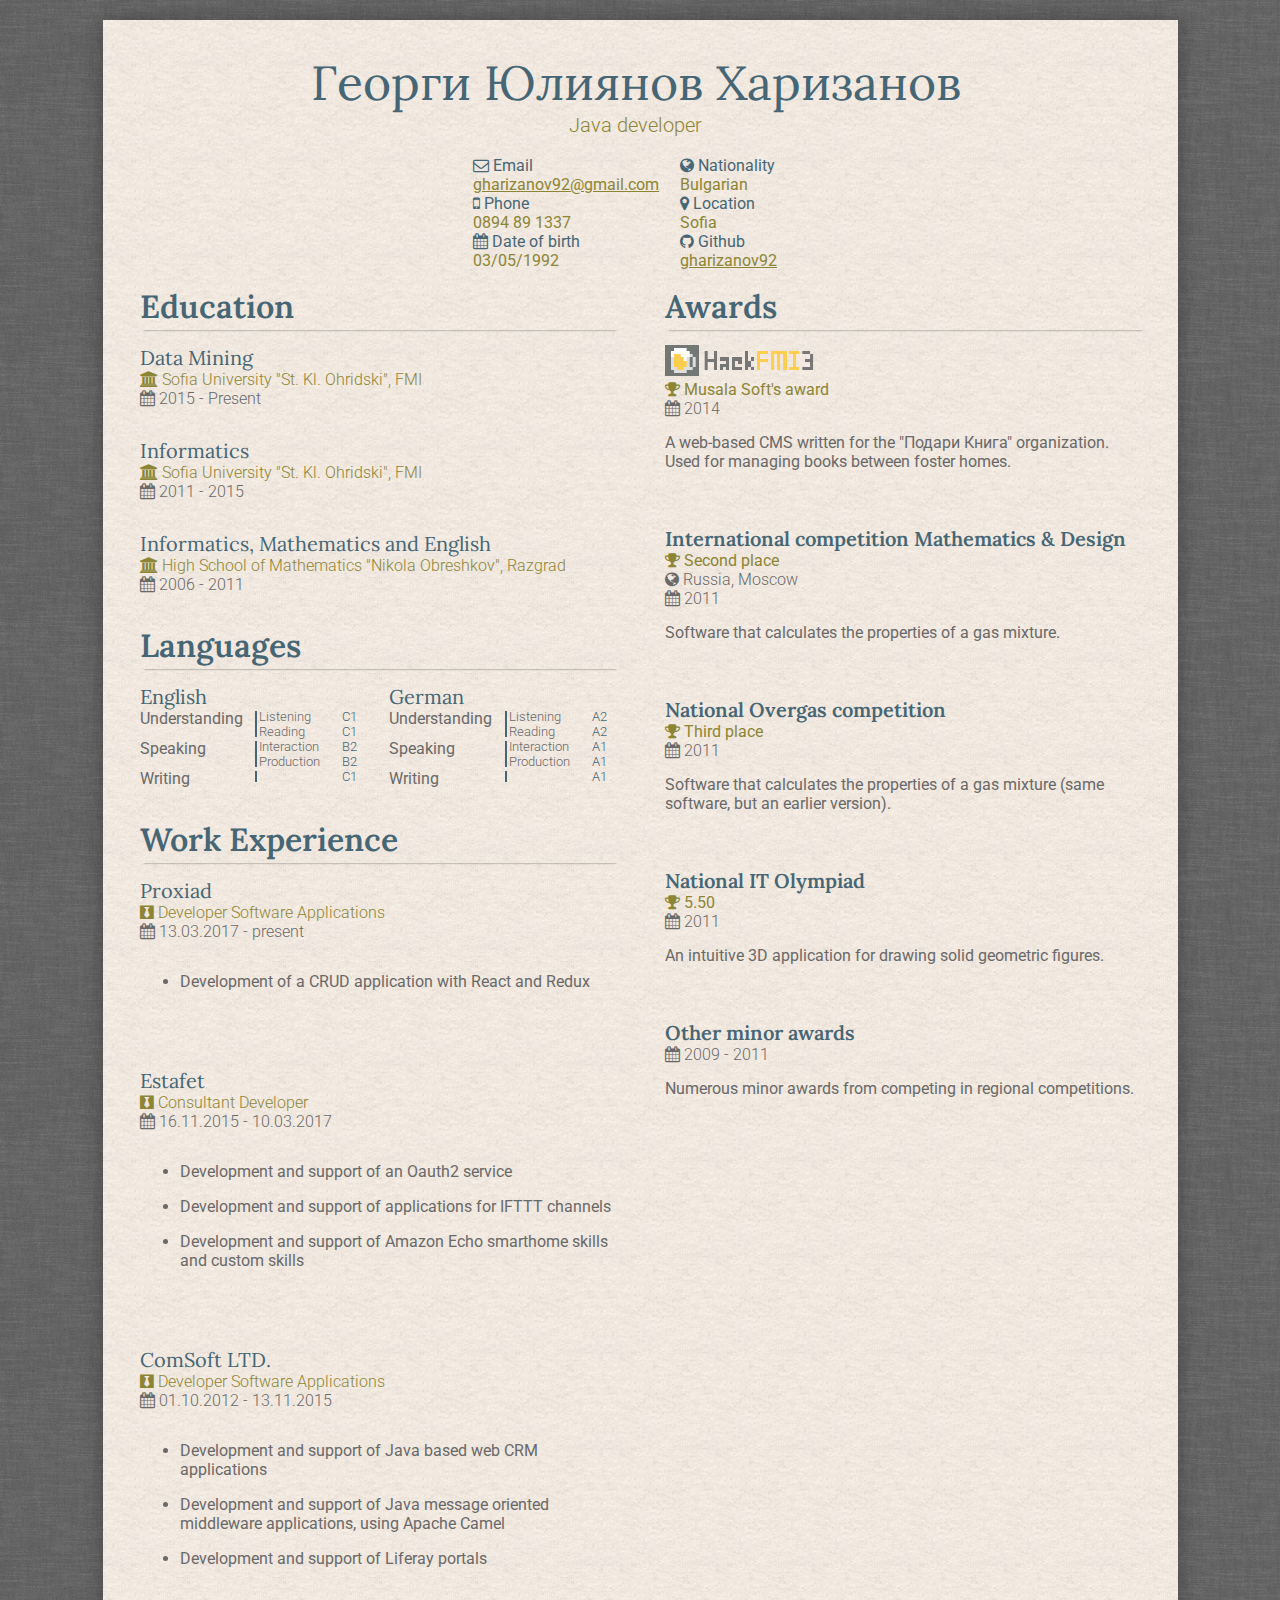
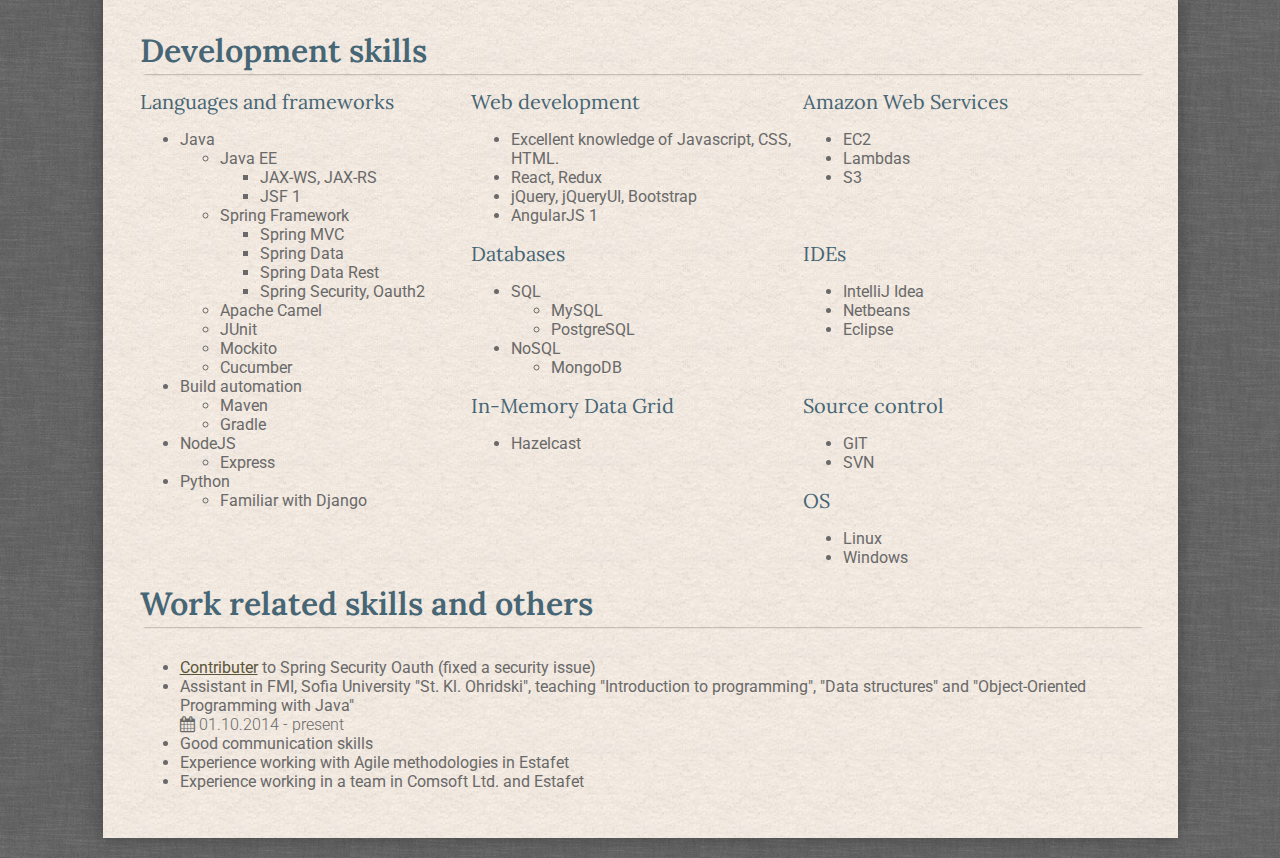
<file: old/index.html>
<!DOCTYPE html>
<!--
========================================================
 Pattern are downloaded from www.subtlepatterns.com
 ========================================================
-->
<head>
    <meta charset="utf-8"/>
    <meta http-equiv="X-UA-Compatible" content="IE=edge">
    <!--[if lt IE 9]>
    <script src="http://cdnjs.cloudflare.com/ajax/libs/html5shiv/3.7.2/html5shiv.min.js"></script>
    <![endif]-->
    <link rel="stylesheet" href="stylesheets/main.css"/>
    <link rel="stylesheet" href="stylesheets/font-awesome.min.css"/>
    <title>CV</title>
    <link href='https://fonts.googleapis.com/css?family=Lora:400,700' rel='stylesheet' type='text/css'>
    <link href='https://fonts.googleapis.com/css?family=Roboto:300,400,700' rel='stylesheet' type='text/css'>
</head>
<body>
<div id="wrapper">
    <div id="page-wrapper">
        <div id="page">
            <div id="page-header">
                <div id="name">
                    <h1 style="margin: 0px auto;width: 65%;">
                        Георги Юлиянов Харизанов
                    </h1>
                    <h3 class="complimentary" style="font-family: Roboto; font-weight: 300; margin: 0 auto; width: 14%;">
                        Java developer
                    </h3>
                    <!--                    <p class="personal_info_label"><i class="fa fa-github"></i> <a href="https://github.com/gharizanov92" class="primary">gharizanov92</a></p>
                                        <p class="personal_info_label" style="margin-left: 2px"><i class="fa fa-map-marker"></i> Sofia</p>-->
                </div>
                <br clear="both">
                <div id="personal_info">
                    <div class="column_left_60">
                        <p class="personal_info_label"><i class="fa fa-envelope-o"></i> Email</p>
                        <a href="mailto:gharizanov92@gmail.com" class="personal_info_text">gharizanov92@gmail.com</a>

                        <p class="personal_info_label"><i class="fa fa-mobile"></i> Phone</p>
                        <span class="personal_info_text">0894 89 1337</span>

                        <p class="personal_info_label"><i class="fa fa-calendar"></i> Date of birth</p>
                        <span class="personal_info_text">03/05/1992</span>

                    </div>
                    <div class="column_right_38">

                        <p class="personal_info_label"><i class="fa fa-globe"></i> Nationality</p>
                        <span class="personal_info_text">Bulgarian</span>

                        <p class="personal_info_label"><i class="fa fa-map-marker"></i> Location</p>
                        <span class="personal_info_text">Sofia</span>

                        <p class="personal_info_label"><i class="fa fa-github"></i> Github</p>
                        <a href="https://github.com/gharizanov92" class="personal_info_text">gharizanov92</a>
                    </div>

                </div>
            </div>

            <div class="resume_container">

                <div class="resume_column_left">
                    <div class="resume_section">
                        <h2 class="resume_section_header"> Education</h2>

                        <div class="resume_section_body">
                            <h3><b>Data Mining</b></h3>
                            <h4 class="complimentary">
                                <i class="fa fa-university"></i>
                                Sofia University "St. Kl. Ohridski", FMI
                            </h4>
                            <h4>
                                <i class="fa fa-calendar"></i>
                                2015 - Present
                            </h4>
                        </div>

                        <div class="resume_section_body">
                            <h3><b>Informatics</b></h3>
                            <h4 class="complimentary">
                                <i class="fa fa-university"></i>
                                Sofia University "St. Kl. Ohridski", FMI
                            </h4>
                            <h4>
                                <i class="fa fa-calendar"></i>
                                2011 - 2015
                            </h4>
                        </div>

                        <div class="resume_section_body"><h3><b>Informatics, Mathematics and English</b></h3>
                            <h4 class="complimentary">
                                <i class="fa fa-university"></i>
                                High School of Mathematics "Nikola Obreshkov", Razgrad
                            </h4>
                            <h4 style="margin: 0">
                                <i class="fa fa-calendar"></i>
                                2006 - 2011
                            </h4>
                        </div>
                    </div>

                    <div class="resume_section">
                        <h2 class="resume_section_header"> Languages</h2>
                        <div id="languages" class="resume_section_body">
                            <div class="resume_column_left">
                                <h3> English</h3>

                                <div class="resume_column_left">
                                    <p class="no-spacing">Understanding</p>
                                </div>

                                <div class="resume_column_right border_left">
                                    <div class="column_left_75" style="font-weight: normal">
                                        <h5 class="no-spacing">Listening</h5>
                                        <h5 class="no-spacing">Reading</h5>
                                    </div>
                                    <div class="column_right_25 primary">
                                        <h5 class="no-spacing">C1</h5>
                                        <h5 class="no-spacing">C1</h5>
                                    </div>
                                    <br clear="both"/>
                                </div>

                                <br clear="both"/>

                                <div class="resume_column_left">
                                    <p class="no-spacing">Speaking</p>
                                </div>

                                <div class="resume_column_right border_left">
                                    <div class="column_left_75" style="font-weight: normal">
                                        <h5 class="no-spacing">Interaction</h5>
                                        <h5 class="no-spacing">Production</h5>
                                    </div>
                                    <div class="column_right_25 primary">
                                        <h5 class="no-spacing">B2</h5>
                                        <h5 class="no-spacing">B2</h5>
                                    </div>
                                    <br clear="both"/>
                                </div>

                                <br clear="both"/>

                                <div class="resume_column_left">
                                    <p class="no-spacing">Writing</p>
                                </div>

                                <div class="resume_column_right border_left">
                                    <div class="column_right_25 primary">
                                        <h5 class="no-spacing">C1</h5>
                                    </div>
                                </div>

                                <br clear="both"/>
                            </div>

                            <div class="resume_column_right">
                                <h3> German</h3>

                                <div class="resume_column_left">
                                    <p class="no-spacing">Understanding</p>
                                </div>

                                <div class="resume_column_right border_left">
                                    <div class="column_left_75">
                                        <h5 class="no-spacing">Listening</h5>
                                        <h5 class="no-spacing">Reading</h5>
                                    </div>
                                    <div class="column_right_25 primary">
                                        <h5 class="no-spacing">A2</h5>
                                        <h5 class="no-spacing">A2</h5>
                                    </div>
                                    <br clear="both"/>
                                </div>

                                <br clear="both"/>

                                <div class="resume_column_left">
                                    <p class="no-spacing">Speaking</p>
                                </div>

                                <div class="resume_column_right border_left">
                                    <div class="column_left_75" style="font-weight: normal">
                                        <h5 class="no-spacing">Interaction</h5>
                                        <h5 class="no-spacing">Production</h5>
                                    </div>
                                    <div class="column_right_25 primary">
                                        <h5 class="no-spacing">A1</h5>
                                        <h5 class="no-spacing">A1</h5>
                                    </div>
                                    <br clear="both"/>
                                </div>

                                <br clear="both"/>

                                <div class="resume_column_left">
                                    <p class="no-spacing">Writing</p>
                                </div>

                                <div class="resume_column_right border_left">
                                    <div class="column_right_25 primary">
                                        <h5 class="no-spacing">A1</h5>
                                    </div>
                                </div>

                                <br clear="both"/>
                            </div>

                            <br clear="both"/>

                        </div>
                    </div>

                    <div class="resume_section">
                        <h2 class="resume_section_header"> Work Experience</h2>
                     
                        <div class="resume_section_body">
                            <h3><b>Proxiad</b></h3>
                            <h4 class="complimentary">
                                <i class="fa fa-black-tie"></i>
                                Developer Software Applications
                            </h4>
                            <h4>
                                <i class="fa fa-calendar"></i>
                                13.03.2017 - present
                            </h4>
                            <div class="resume_section_body">
                                <ul>
                                    <li style="padding-bottom: 1em">Development of a CRUD application with React and Redux</li>
                                </ul>
                            </div>
                        </div>

                        <div class="resume_section_body">
                            <h3><b>Estafet</b></h3>
                            <h4 class="complimentary">
                                <i class="fa fa-black-tie"></i>
                                Consultant Developer
                            </h4>
                            <h4>
                                <i class="fa fa-calendar"></i>
                                16.11.2015 - 10.03.2017
                            </h4>
                            <div class="resume_section_body">
                                <ul>
                                    <li style="padding-bottom: 1em">Development and support of an Oauth2 service</li>
                                    <li style="padding-bottom: 1em">Development and support of applications for IFTTT channels</li>
                                    <li style="padding-bottom: 1em">Development and support of Amazon Echo smarthome skills and custom skills</li>
                                </ul>
                            </div>
                        </div>

                        <div class="resume_section_body">
                            <h3><b>ComSoft LTD.</b></h3>
                            <h4 class="complimentary">
                                <i class="fa fa-black-tie"></i>
                                Developer Software Applications
                            </h4>
                            <h4>
                                <i class="fa fa-calendar"></i>
                                01.10.2012 - 13.11.2015
                            </h4>
                            <div class="resume_section_body">
                                <ul>
                                    <li style="padding-bottom: 1em">Development and support of Java based web CRM applications</li>
                                    <li style="padding-bottom: 1em">Development and support of Java message oriented middleware applications, using Apache Camel</li>
                                    <li>Development and support of Liferay portals</li>
                                </ul>
                            </div>
                        </div>
                    </div>
                </div>

                <div class="resume_column_right">
                    <div id="awards" class="resume_section">
                        <h2 class="resume_section_header"> Awards</h2>
                        <img src="images/Logo-HackFMI3_250.png" style="padding-top: 15px; width: 150px"/>
                        <h4 class="complimentary">
                            <i class="fa fa-trophy"></i> Musala Soft's award
                        </h4>
                        <h4>
                            <i class="fa fa-calendar"></i> 2014
                        </h4>

                        <div class="resume_section_body">
                            A web-based CMS written for the "Подари Книга" organization. Used for managing books between foster homes.
                        </div>

                        <h3 class="award_header"> International competition Mathematics & Design</h3>
                        <h4 class="complimentary">
                            <i class="fa fa-trophy"></i> Second place
                        </h4>

                        <h4>
                            <i class="fa fa-globe"></i> Russia, Moscow
                        </h4>

                        <h4>
                            <i class="fa fa-calendar"></i> 2011
                        </h4>

                        <div class="resume_section_body">
                            Software that calculates the properties of a gas mixture.
                        </div>

                        <h3 class="award_header"> National Overgas competition</h3>
                        <h4 class="complimentary">
                            <i class="fa fa-trophy"></i> Third place
                        </h4>

                        <h4>
                            <i class="fa fa-calendar"></i> 2011
                        </h4>

                        <div class="resume_section_body">
                            Software that calculates the properties of a gas mixture (same software, but an earlier version).
                        </div>

                        <h3 class="award_header"> National IT Olympiad</h3>
                        <h4 class="complimentary">
                            <i class="fa fa-trophy"></i> 5.50
                        </h4>

                        <h4>
                            <i class="fa fa-calendar"></i> 2011
                        </h4>

                        <div class="resume_section_body">
                            An intuitive 3D application for drawing solid geometric figures.
                        </div>

                        <h3 class="award_header"> Other minor awards</h3>
                        <h4>
                            <i class="fa fa-calendar"></i> 2009 - 2011
                        </h4>

                        <div class="resume_section_body">
                            Numerous minor awards from competing in regional competitions.
                        </div>


                    </div>
                </div>
            </div>

            <br clear="both"/>

            <div class="resume_section">
                <h2 class="resume_section_header"> Development skills</h2>
                <div class="resume_section_body">
                    <div  style="float: left; width: 33%">
                        <h3><b>Languages and frameworks</b></h3>
                        <ul>
                            <li>
                                Java
                                <ul>
                                    <li>
                                        Java EE
                                        <ul>
                                            <li>
                                                JAX-WS, JAX-RS
                                            </li>
                                            <li>
                                                JSF 1
                                            </li>
                                        </ul>
                                    </li>
                                    <li>
                                        Spring Framework
                                        <ul>
                                            <li>
                                                Spring MVC
                                            </li>
                                            <li>
                                                Spring Data
                                            </li>
                                            <li>
                                                Spring Data Rest
                                            </li>
                                            <li>
                                                Spring Security, Oauth2
                                            </li>
                                        </ul>
                                    </li>
                                    <li>
                                        Apache Camel
                                    </li>
<!--                                    <li>
                                        Familiar with Apache Karaf
                                    </li>-->
                                    <li>
                                        JUnit
                                    </li>
                                    <li>
                                        Mockito
                                    </li>
                                    <li>
                                        Cucumber
                                    </li>
                                </ul>
                            </li>
                            <li>
                                Build automation
                                <ul>
                                    <li>Maven</li>
                                    <li>Gradle</li>
                                </ul>
                            </li>
                            <li>
                                NodeJS
                                <ul>
                                    <li>
                                        Express
                                    </li>
                                </ul>
                            </li>
                            <li>
                                Python
                                <ul>
                                    <li>
                                        Familiar with Django
                                    </li>
                                </ul>
                            </li>

                            <!--li>
                                Other
                                <ul>
                                    <li>Familiar with Bower</li>
                                    <li>Familiar with Typescript</li>
                                </ul>
                            </li-->
                        </ul>
                    </div>
                    <!--</div>-->
                    <div style="float: left; width: 66%">

                        <div class="column_left_50">
                            <h3><b>Web development</b></h3>
                            <ul>
                                <li>
                                    Excellent knowledge of Javascript, CSS, HTML.
                                </li>
                                <li>
                                   React, Redux
                                </li>
                                <li>
                                    jQuery, jQueryUI, Bootstrap
                                </li>
                                <li>
                                    AngularJS 1
                                </li>
                            </ul>
                        </div>

                        <div class="column_right_50">
                            <h3><b>Amazon Web Services</b></h3>
                            <ul>
                                <li>
                                    EC2
                                </li>
                                <li>
                                    Lambdas
                                </li>
                                <li>
                                    S3
                                </li>
                            </ul>
                        </div>

                        <br clear="both"/>

                        <div class="column_left_50">
                            <h3><b>Databases</b></h3>
                            <ul>
                                <li>
                                    SQL
                                    <ul>
                                        <li>MySQL</li>
                                        <li>PostgreSQL</li>
                                        <!--<li>Oracle</li>-->
                                    </ul>
                                </li>
                                <li>
                                    NoSQL
                                    <ul>
                                        <li>MongoDB</li>
                                    </ul>
                                </li>
                                <!--li>
                                    DB Management tools
                                    <ul>
                                        <li>SQL Developer</li>
                                    </ul>
                                </li-->
                            </ul>
                        </div>


                        <div class="column_right_50">
                            <h3><b>IDEs</b></h3>
                            <ul>
                                <li>
                                    IntelliJ Idea
                                </li>
                                <li>
                                    Netbeans
                                </li>
                                <li>
                                    Eclipse
                                </li>
                            </ul>
                        </div>

                        <br clear="both"/>

                        <div class="column_left_50">
                            <h3><b>In-Memory Data Grid</b></h3>
                            <ul>
                                <li>
                                    Hazelcast
                                </li>
                            </ul>
                        </div>

                        <div class="column_right_50">
                            <h3><b>Source control</b></h3>
                            <ul>
                                <li>
                                    GIT
                                </li>
                                <li>
                                    SVN
                                </li>
                            </ul>

                            <h3><b>OS</b></h3>
                            <ul>
                                <li>
                                    Linux
                                </li>
                                <li>
                                    Windows
                                </li>
                            </ul>
                        </div>

                        <br clear="both"/>
                    </div>
                </div>
            </div>

            <div class="resume_section">
                <h2 class="resume_section_header"> Work related skills and others</h2>
                <div class="resume_section_body">
                    <ul>
                        <li>
                            <a href="https://github.com/spring-projects/spring-security-oauth/commit/9501b0d671a7d420734b764388f32fe170388b2b">Contributer</a> to Spring Security Oauth (fixed a security issue)
                        </li>
                        <li>
                            Assistant in FMI, Sofia University "St. Kl. Ohridski",
                            teaching "Introduction to programming", "Data structures" and "Object-Oriented Programming with Java"
                            <h4>
                                <i class="fa fa-calendar"></i>
                                01.10.2014 - present
                            </h4>
                        </li>
                        <li>
                            Good communication skills
                        </li>
                        <li>
                            Experience working with Agile methodologies in Estafet
                        </li>
                        <li>
                            Experience working in a team in Comsoft Ltd. and Estafet
                        </li>
                    </ul>
                </div>
            </div>

        </div>
    </div>
</div>
</body>
</html>
</file>
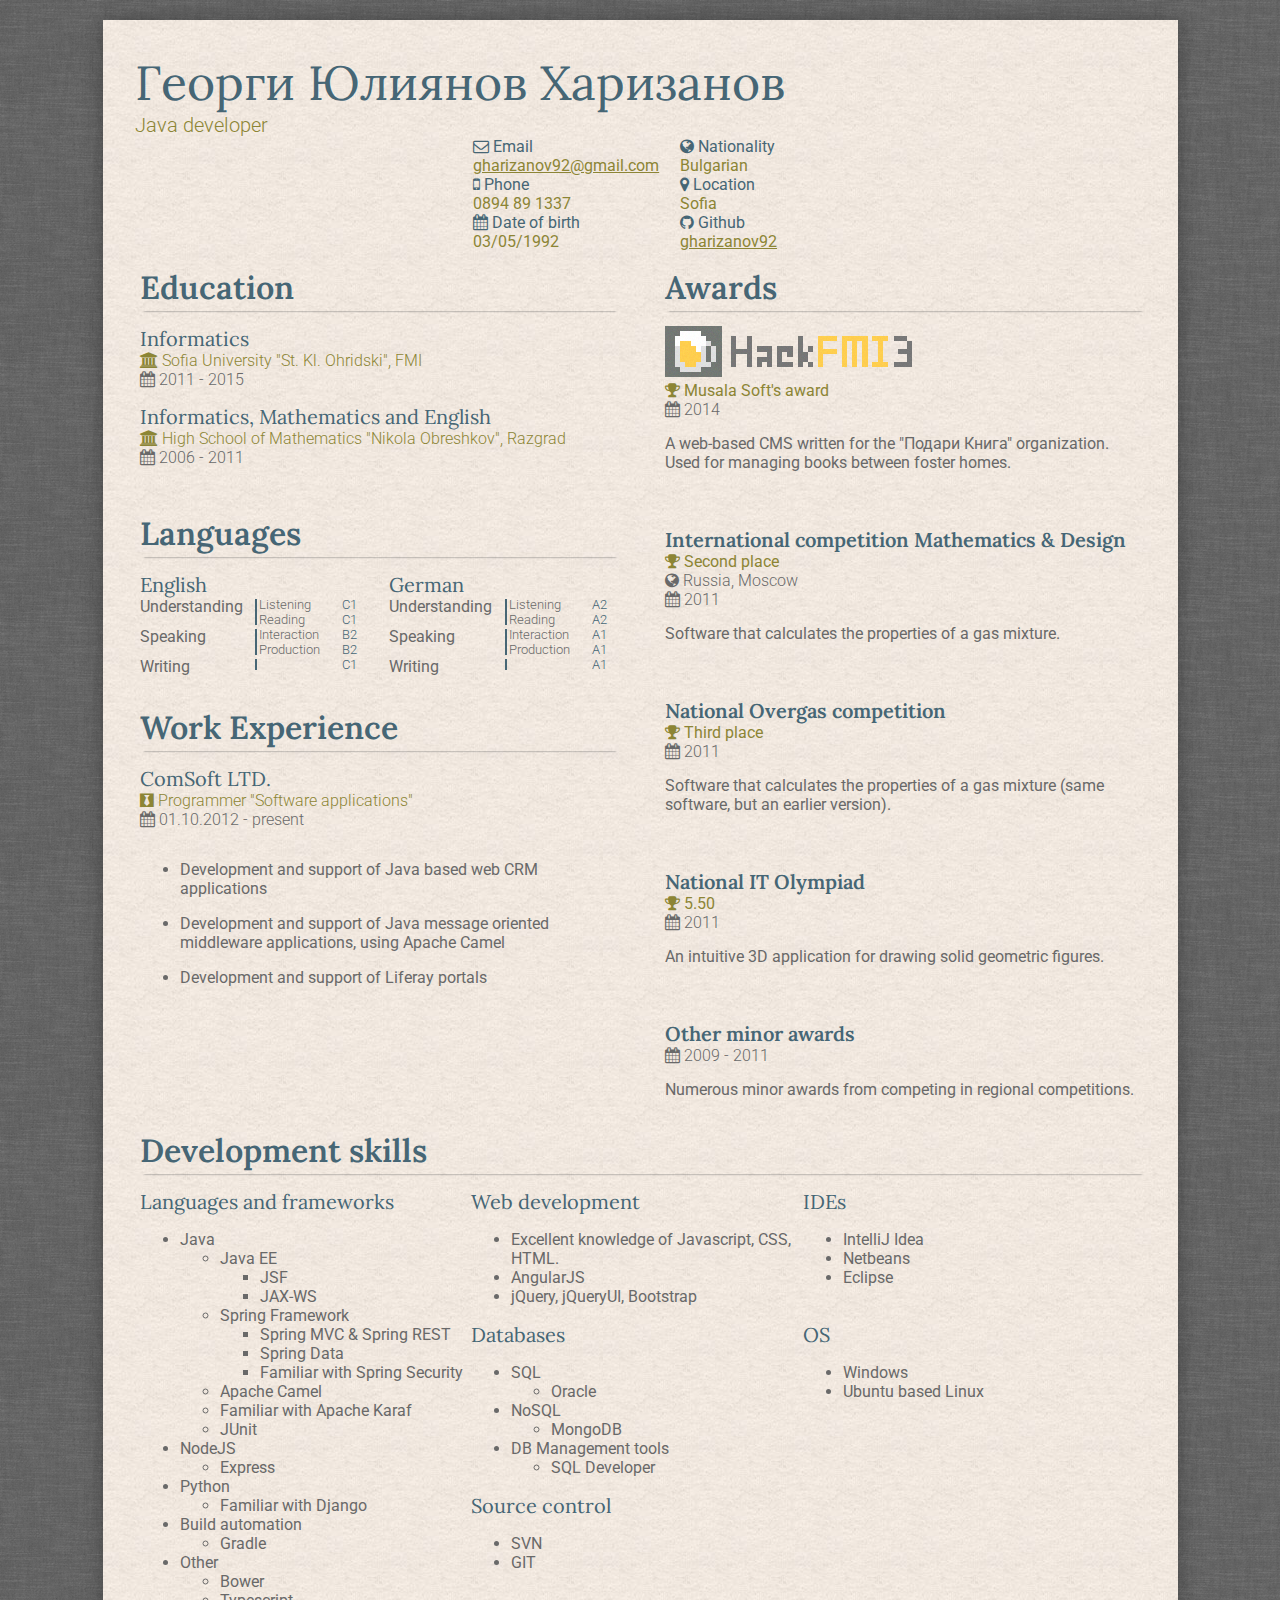
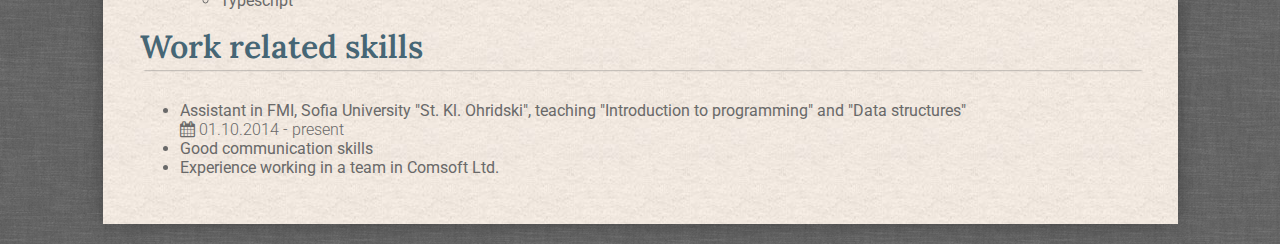
<file: old.html>
<!DOCTYPE html>
<!--
========================================================
 Pattern are downloaded from www.subtlepatterns.com
 ========================================================
-->
<head>
    <meta charset="utf-8"/>
    <meta http-equiv="X-UA-Compatible" content="IE=edge">
    <!--[if lt IE 9]>
    <script src="http://cdnjs.cloudflare.com/ajax/libs/html5shiv/3.7.2/html5shiv.min.js"></script>
    <![endif]-->
    <link rel="stylesheet" href="stylesheets/main.css"/>
    <link rel="stylesheet" href="stylesheets/font-awesome.min.css"/>
    <title>CV</title>
    <link href='http://fonts.googleapis.com/css?family=Lora:400,700' rel='stylesheet' type='text/css'>
    <link href='http://fonts.googleapis.com/css?family=Roboto:300,400,700' rel='stylesheet' type='text/css'>
</head>
<body>
<div id="wrapper">
    <div id="page-wrapper">
        <div id="page">
            <div id="page-header">
                <div id="name">
                    <h1>
                        Георги Юлиянов Харизанов
                    </h1>
                    <h3 class="complimentary" style="font-family: Roboto; font-weight: 300">
                        Java developer
                    </h3>
                    <!--                    <p class="personal_info_label"><i class="fa fa-github"></i> <a href="https://github.com/gharizanov92" class="primary">gharizanov92</a></p>
                                        <p class="personal_info_label" style="margin-left: 2px"><i class="fa fa-map-marker"></i> Sofia</p>-->
                </div>
                <div id="personal_info">
                    <div class="column_left_60">
                        <p class="personal_info_label"><i class="fa fa-envelope-o"></i> Email</p>
                        <a href="mailto:gharizanov92@gmail.com" class="personal_info_text">gharizanov92@gmail.com</a>

                        <p class="personal_info_label"><i class="fa fa-mobile"></i> Phone</p>
                        <span class="personal_info_text">0894 89 1337</span>

                        <p class="personal_info_label"><i class="fa fa-calendar"></i> Date of birth</p>
                        <span class="personal_info_text">03/05/1992</span>

                    </div>
                    <div class="column_right_38">

                        <p class="personal_info_label"><i class="fa fa-globe"></i> Nationality</p>
                        <span class="personal_info_text">Bulgarian</span>

                        <p class="personal_info_label"><i class="fa fa-map-marker"></i> Location</p>
                        <span class="personal_info_text">Sofia</span>

                        <p class="personal_info_label"><i class="fa fa-github"></i> Github</p>
                        <a href="https://github.com/gharizanov92" class="personal_info_text">gharizanov92</a>
                    </div>

                </div>
            </div>

            <div class="resume_container">

                <div class="resume_column_left">
                    <div class="resume_section">
                        <h2 class="resume_section_header"> Education</h2>

                        <div class="resume_section_body"><h3><b>Informatics</b></h3>
                            <h4 class="complimentary">
                                <i class="fa fa-university"></i>
                                Sofia University "St. Kl. Ohridski", FMI
                            </h4>
                            <h4>
                                <i class="fa fa-calendar"></i>
                                2011 - 2015
                            </h4>

                            <div class="resume_section_body"><h3><b>Informatics, Mathematics and English</b></h3>
                                <h4 class="complimentary">
                                    <i class="fa fa-university"></i>
                                    High School of Mathematics "Nikola Obreshkov", Razgrad
                                </h4>
                                <h4 style="margin: 0">
                                    <i class="fa fa-calendar"></i>
                                    2006 - 2011
                                </h4>
                            </div>
                        </div>
                    </div>

                    <div class="resume_section">
                        <h2 class="resume_section_header"> Languages</h2>
                        <div id="languages" class="resume_section_body">
                            <div class="resume_column_left">
                                <h3> English</h3>

                                <div class="resume_column_left">
                                    <p class="no-spacing">Understanding</p>
                                </div>

                                <div class="resume_column_right border_left">
                                    <div class="column_left_75" style="font-weight: normal">
                                        <h5 class="no-spacing">Listening</h5>
                                        <h5 class="no-spacing">Reading</h5>
                                    </div>
                                    <div class="column_right_25 primary">
                                        <h5 class="no-spacing">C1</h5>
                                        <h5 class="no-spacing">C1</h5>
                                    </div>
                                    <br clear="both"/>
                                </div>

                                <br clear="both"/>

                                <div class="resume_column_left">
                                    <p class="no-spacing">Speaking</p>
                                </div>

                                <div class="resume_column_right border_left">
                                    <div class="column_left_75" style="font-weight: normal">
                                        <h5 class="no-spacing">Interaction</h5>
                                        <h5 class="no-spacing">Production</h5>
                                    </div>
                                    <div class="column_right_25 primary">
                                        <h5 class="no-spacing">B2</h5>
                                        <h5 class="no-spacing">B2</h5>
                                    </div>
                                    <br clear="both"/>
                                </div>

                                <br clear="both"/>

                                <div class="resume_column_left">
                                    <p class="no-spacing">Writing</p>
                                </div>

                                <div class="resume_column_right border_left">
                                    <div class="column_right_25 primary">
                                        <h5 class="no-spacing">C1</h5>
                                    </div>
                                </div>

                                <br clear="both"/>
                            </div>

                            <div class="resume_column_right">
                                <h3> German</h3>

                                <div class="resume_column_left">
                                    <p class="no-spacing">Understanding</p>
                                </div>

                                <div class="resume_column_right border_left">
                                    <div class="column_left_75">
                                        <h5 class="no-spacing">Listening</h5>
                                        <h5 class="no-spacing">Reading</h5>
                                    </div>
                                    <div class="column_right_25 primary">
                                        <h5 class="no-spacing">A2</h5>
                                        <h5 class="no-spacing">A2</h5>
                                    </div>
                                    <br clear="both"/>
                                </div>

                                <br clear="both"/>

                                <div class="resume_column_left">
                                    <p class="no-spacing">Speaking</p>
                                </div>

                                <div class="resume_column_right border_left">
                                    <div class="column_left_75" style="font-weight: normal">
                                        <h5 class="no-spacing">Interaction</h5>
                                        <h5 class="no-spacing">Production</h5>
                                    </div>
                                    <div class="column_right_25 primary">
                                        <h5 class="no-spacing">A1</h5>
                                        <h5 class="no-spacing">A1</h5>
                                    </div>
                                    <br clear="both"/>
                                </div>

                                <br clear="both"/>

                                <div class="resume_column_left">
                                    <p class="no-spacing">Writing</p>
                                </div>

                                <div class="resume_column_right border_left">
                                    <div class="column_right_25 primary">
                                        <h5 class="no-spacing">A1</h5>
                                    </div>
                                </div>

                                <br clear="both"/>
                            </div>

                            <br clear="both"/>

                        </div>
                    </div>

                    <div class="resume_section">
                        <h2 class="resume_section_header"> Work Experience</h2>

                        <div class="resume_section_body">
                            <h3><b>ComSoft LTD.</b></h3>
                            <h4 class="complimentary">
                                <i class="fa fa-black-tie"></i>
                                Programmer "Software applications"
                            </h4>
                            <h4>
                                <i class="fa fa-calendar"></i>
                                01.10.2012 - present
                            </h4>
                            <div class="resume_section_body">
                                <ul>
                                    <li style="padding-bottom: 1em">Development and support of Java based web CRM applications</li>
                                    <li style="padding-bottom: 1em">Development and support of Java message oriented middleware applications, using Apache Camel</li>
                                    <li>Development and support of Liferay portals</li>
                                </ul>
                            </div>
                        </div>
                    </div>
                </div>

                <div class="resume_column_right">
                    <div id="awards" class="resume_section">
                        <h2 class="resume_section_header"> Awards</h2>
                        <img src="images/Logo-HackFMI3_250.png" style="padding-top: 15px"/>
                        <h4 class="complimentary">
                            <i class="fa fa-trophy"></i> Musala Soft's award
                        </h4>
                        <h4>
                            <i class="fa fa-calendar"></i> 2014
                        </h4>

                        <div class="resume_section_body">
                            A web-based CMS written for the "Подари Книга" organization. Used for managing books between foster homes.
                        </div>

                        <h3 class="award_header"> International competition Mathematics & Design</h3>
                        <h4 class="complimentary">
                            <i class="fa fa-trophy"></i> Second place
                        </h4>

                        <h4>
                            <i class="fa fa-globe"></i> Russia, Moscow
                        </h4>

                        <h4>
                            <i class="fa fa-calendar"></i> 2011
                        </h4>

                        <div class="resume_section_body">
                            Software that calculates the properties of a gas mixture.
                        </div>

                        <h3 class="award_header"> National Overgas competition</h3>
                        <h4 class="complimentary">
                            <i class="fa fa-trophy"></i> Third place
                        </h4>

                        <h4>
                            <i class="fa fa-calendar"></i> 2011
                        </h4>

                        <div class="resume_section_body">
                            Software that calculates the properties of a gas mixture (same software, but an earlier version).
                        </div>

                        <h3 class="award_header"> National IT Olympiad</h3>
                        <h4 class="complimentary">
                            <i class="fa fa-trophy"></i> 5.50
                        </h4>

                        <h4>
                            <i class="fa fa-calendar"></i> 2011
                        </h4>

                        <div class="resume_section_body">
                            An intuitive 3D application for drawing solid geometric figures.
                        </div>

                        <h3 class="award_header"> Other minor awards</h3>
                        <h4>
                            <i class="fa fa-calendar"></i> 2009 - 2011
                        </h4>

                        <div class="resume_section_body">
                            Numerous minor awards from competing in regional competitions.
                        </div>


                    </div>
                </div>
            </div>

            <br clear="both"/>

            <div class="resume_section">
                <h2 class="resume_section_header"> Development skills</h2>
                <div class="resume_section_body">
                    <div  style="float: left; width: 33%">
                        <h3><b>Languages and frameworks</b></h3>
                        <ul>
                            <li>
                                Java
                                <ul>
                                    <li>
                                        Java EE
                                        <ul>
                                            <li>
                                                JSF
                                            </li>
                                            <li>
                                                JAX-WS
                                            </li>
                                        </ul>
                                    </li>
                                    <li>
                                        Spring Framework
                                        <ul>
                                            <li>
                                                Spring MVC & Spring REST
                                            </li>
                                            <li>
                                                Spring Data
                                            </li>
                                            <li>
                                                Familiar with Spring Security
                                            </li>
                                        </ul>
                                    </li>
                                    <li>
                                        Apache Camel
                                    </li>
                                    <li>
                                        Familiar with Apache Karaf
                                    </li>
                                    <li>
                                        JUnit
                                    </li>
                                </ul>
                            </li>
                            <li>
                                NodeJS
                                <ul>
                                    <li>
                                        Express
                                    </li>
                                </ul>
                            </li>
                            <li>
                                Python
                                <ul>
                                    <li>
                                        Familiar with Django
                                    </li>
                                </ul>
                            </li>
                            <li>
                                Build automation
                                <ul>
                                    <li>Gradle</li>
                                </ul>
                            </li>

                            <li>
                                Other
                                <ul>
                                    <li>Bower</li>
                                    <li>Typescript</li>
                                </ul>
                            </li>
                        </ul>
                    </div>
                    <!--</div>-->
                    <div style="float: left; width: 66%">

                        <div class="column_left_50">
                            <h3><b>Web development</b></h3>
                            <ul>
                                <li>
                                    Excellent knowledge of Javascript, CSS, HTML.
                                </li>
                                <li>
                                    AngularJS
                                </li>
                                <li>
                                    jQuery, jQueryUI, Bootstrap
                                </li>
                            </ul>
                        </div>

                        <div class="column_right_50">
                            <h3><b>IDEs</b></h3>
                            <ul>
                                <li>
                                    IntelliJ Idea
                                </li>
                                <li>
                                    Netbeans
                                </li>
                                <li>
                                    Eclipse
                                </li>
                            </ul>
                        </div>

                        <br clear="both"/>

                        <div class="column_left_50">
                            <h3><b>Databases</b></h3>
                            <ul>
                                <li>
                                    SQL
                                    <ul>
                                        <li>Oracle</li>
                                    </ul>
                                </li>
                                <li>
                                    NoSQL
                                    <ul>
                                        <li>MongoDB</li>
                                    </ul>
                                </li>
                                <li>
                                    DB Management tools
                                    <ul>
                                        <li>SQL Developer</li>
                                    </ul>
                                </li>
                            </ul>
                        </div>

                        <div class="column_right_50">
                            <h3><b>OS</b></h3>
                            <ul>
                                <li>
                                    Windows
                                </li>
                                <li>
                                    Ubuntu based Linux
                                </li>
                            </ul>
                        </div>

                        <br clear="both"/>

                        <div class="column_left_50">
                            <h3><b>Source control</b></h3>
                            <ul>
                                <li>
                                    SVN
                                </li>
                                <li>
                                    GIT
                                </li>
                            </ul>
                        </div>
                    </div>
                </div>
            </div>

            <div class="resume_section">
                <h2 class="resume_section_header"> Work related skills</h2>
                <div class="resume_section_body">
                    <ul>
                        <li>
                            Assistant in FMI, Sofia University "St. Kl. Ohridski", teaching "Introduction to programming" and "Data structures"
                            <h4>
                                <i class="fa fa-calendar"></i>
                                01.10.2014 - present
                            </h4>
                        </li>
                        <li>
                            Good communication skills
                        </li>
                        <li>
                            Experience working in a team in Comsoft Ltd.
                        </li>
                    </ul>
                </div>
            </div>

        </div>
    </div>
</div>
</body>
</html>
</file>
<file: old/stylesheets/main.css>
.no-bullet {
	list-style-type: none;
}

.no-spacing {
	margin: 0;
	padding: 0;
}

body {
	margin: 20px 0px 20px 0px;
	padding: 0;
	background: url(../images/grey_wash_wall.png) repeat;
	font-family: 'Roboto';
	color: #8F8F8F;
}

.primary{
	color: rgb(70, 102, 117);
}

.complimentary {
	color: rgb(140, 133, 53);
}

h1, h2, h3 {
	margin: 0;
	padding: 0;
	font-weight: 200;
	color: rgb(70, 102, 117);
	font-family: 'Lora';
}

h4, h5, h6 {
	margin: 0;
	padding: 0;
	font-weight: 300;
}

h1 {
	font-size: 3em;
	font-weight: 400;
}

h2 {
	font-size: 2em;
}

h3 {
	font-size: 20px;
}

#awards .complimentary {
	font-weight: 400;
}

.award_header{
	padding-top: 40px;
	font-weight: 600;
}

a {
	color: #5C5539;
}

a:hover {
	text-decoration: none;
}

#wrapper {
	overflow: hidden;
	width: 1075px;
	margin: 0px auto;
	background: #FFFFFF;
	box-shadow: 0px 0px 20px rgba(0,0,0,.3);
}

#page-wrapper {
	overflow: hidden;
}

#page {
	padding: 2em;
	background: url(../images/paper.jpg) repeat;
	overflow: hidden;
	color: #696969;
	min-height: 1200px;
	padding-bottom:1em;
}

#page-header {
	height:150px;
}

#name{
	width: 100%;
}

#personal_info {
	width:33%;
	height: 100%;
	margin: 0px auto;
}

.personal_info_label {
	color: rgb(70, 102, 117);
	margin: 0px;
}

.personal_info_text {
	color: rgb(140, 133, 53);
}

.resume_container {
}

.resume_column_left {
	width:48%;
	float:left;
}

.column_left_75{
	width:75%;
	float:left;
}

.column_left_60{
	width:60%;
	float:left;
}

.column_left_50{
	width:50%;
	float:left;
}

.column_left_25{
	width:25%;
	float:left;
}

.resume_column_right {
	width:48%;
	float:right;
}

.column_right_75{
	width:75%;
	float:right;
}

.column_right_50{
	width:50%;
	float:right;
}

.column_right_38{
	width:38%;
	float:right;
}

.column_right_25{
	width:25%;
	float:right;
}


.resume_section {
	padding-top:1em;
	margin-left: 5px;
}

.resume_section_icon {
	margin-left:-25px;
}

.border_left{
	box-shadow: -4px 0px 0px -2px rgb(70, 102, 117);
	padding-left: 2px;
}

.resume_section_header {
	display:inline-block;
	width:100%;
	padding-bottom: 15px;
	padding-bottom: 3px;
	font-weight: 600;
	box-shadow: 0 4px 2px -4px #696969;
}

.resume_section_body {
	padding-top: 15px;
	padding-bottom: 15px;
}

.center {
	width: 100%;
	margin: 0px auto;
	text-align: center;
}
</file>
<file: stylesheets/main.css>
.no-bullet {
	list-style-type: none;
}

.no-spacing {
	margin: 0;
	padding: 0;
}

body {
	margin: 20px 0px 20px 0px;
	padding: 0;
	background: url(../images/grey_wash_wall.png) repeat;
	font-family: 'Roboto';
	color: #8F8F8F;
}

.primary{
	color: rgb(70, 102, 117);
}

.complimentary {
	color: rgb(140, 133, 53);
}

h1, h2, h3 {
	margin: 0;
	padding: 0;
	font-weight: 200;
	color: rgb(70, 102, 117);
	font-family: 'Lora';
}

h4, h5, h6 {
	margin: 0;
	padding: 0;
	font-weight: 300;
}

h1 {
	font-size: 3em;
	font-weight: 400;
}

h2 {
	font-size: 2em;
}

h3 {
	font-size: 20px;
}

#awards .complimentary {
	font-weight: 400;
}

.award_header{
	padding-top: 40px;
	font-weight: 600;
}

a {
	color: #5C5539;
}

a:hover {
	text-decoration: none;
}

#wrapper {
	overflow: hidden;
	width: 1075px;
	margin: 0px auto;
	background: #FFFFFF;
	box-shadow: 0px 0px 20px rgba(0,0,0,.3);
}

#page-wrapper {
	overflow: hidden;
}

#page {
	padding: 2em;
	background: url(../images/paper.jpg) repeat;
	overflow: hidden;
	color: #696969;
	min-height: 1200px;
	padding-bottom:1em;
}

#page-header {
	height:150px;
}

#name{
	width: 100%;
}

#personal_info {
	width:33%;
	height: 100%;
	margin: 0px auto;
}

.personal_info_label {
	color: rgb(70, 102, 117);
	margin: 0px;
}

.personal_info_text {
	color: rgb(140, 133, 53);
}

.resume_container {
}

.resume_column_left {
	width:48%;
	float:left;
}

.column_left_75{
	width:75%;
	float:left;
}

.column_left_60{
	width:60%;
	float:left;
}

.column_left_50{
	width:50%;
	float:left;
}

.column_left_25{
	width:25%;
	float:left;
}

.resume_column_right {
	width:48%;
	float:right;
}

.column_right_75{
	width:75%;
	float:right;
}

.column_right_50{
	width:50%;
	float:right;
}

.column_right_38{
	width:38%;
	float:right;
}

.column_right_25{
	width:25%;
	float:right;
}


.resume_section {
	padding-top:1em;
	margin-left: 5px;
}

.resume_section_icon {
	margin-left:-25px;
}

.border_left{
	box-shadow: -4px 0px 0px -2px rgb(70, 102, 117);
	padding-left: 2px;
}

.resume_section_header {
	display:inline-block;
	width:100%;
	padding-bottom: 15px;
	padding-bottom: 3px;
	font-weight: 600;
	box-shadow: 0 4px 2px -4px #696969;
}

.resume_section_body {
	padding-top: 15px;
	padding-bottom: 15px;
}

.center {
	width: 100%;
	margin: 0px auto;
	text-align: center;
}
</file>
